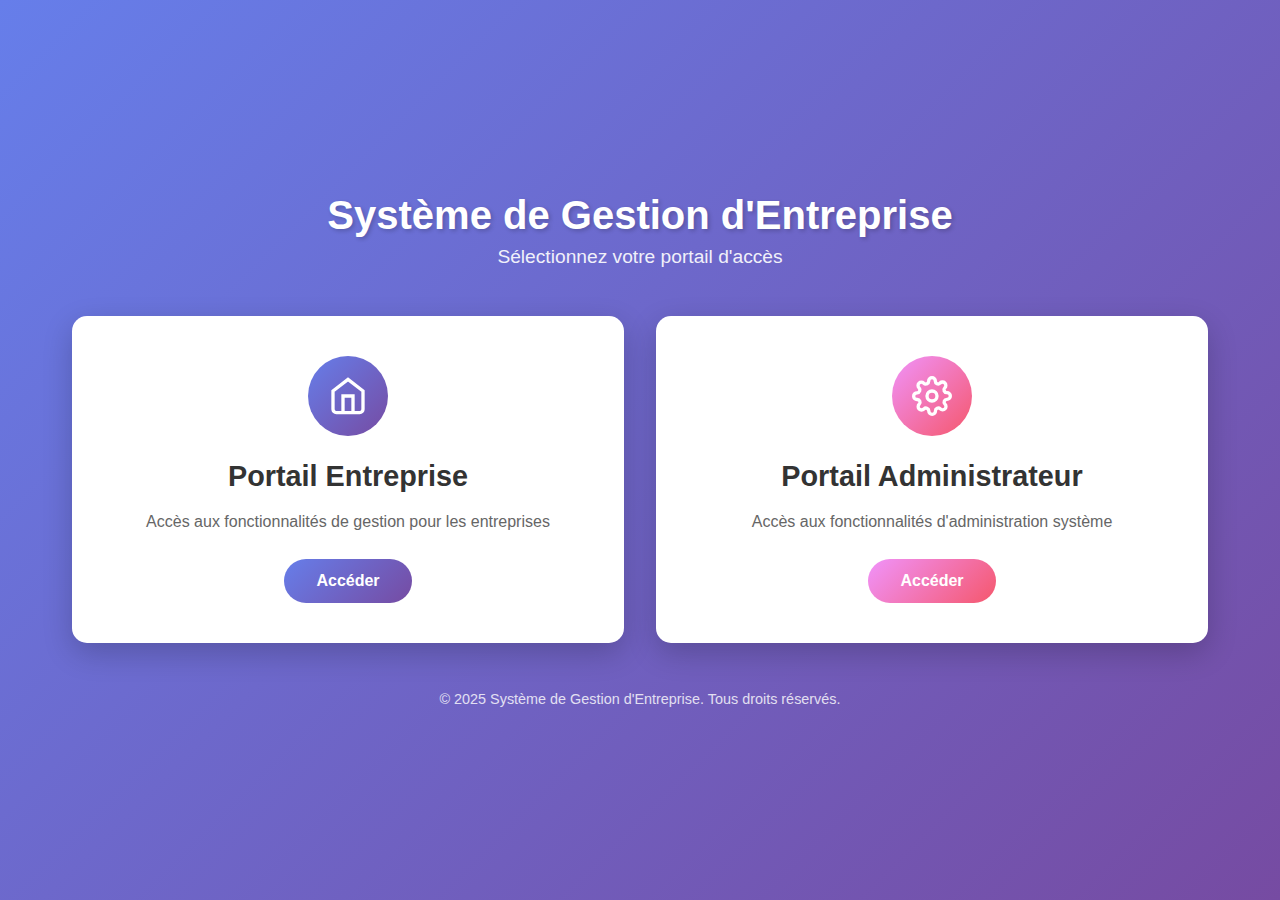
<file: index.html>
<!DOCTYPE html>
<html lang="fr">
<head>
    <meta charset="UTF-8">
    <meta name="viewport" content="width=device-width, initial-scale=1.0">
    <title>Système de Gestion - Accueil</title>
    <link rel="stylesheet" href="css/style.css">
</head>
<body>
    <div class="container">
        <header>
            <h1>Système de Gestion d'Entreprise</h1>
            <p>Sélectionnez votre portail d'accès</p>
        </header>
        
        <main class="portal-selection">
            <div class="portal-card" onclick="window.location.href='entreprise/index.html'">
                <div class="portal-icon">
                    <svg xmlns="http://www.w3.org/2000/svg" viewBox="0 0 24 24" fill="none" stroke="currentColor" stroke-width="2">
                        <path d="M3 9l9-7 9 7v11a2 2 0 0 1-2 2H5a2 2 0 0 1-2-2z"></path>
                        <polyline points="9 22 9 12 15 12 15 22"></polyline>
                    </svg>
                </div>
                <h2>Portail Entreprise</h2>
                <p>Accès aux fonctionnalités de gestion pour les entreprises</p>
                <button class="portal-btn">Accéder</button>
            </div>
            
            <div class="portal-card" onclick="window.location.href='admin/index.html'">
                <div class="portal-icon admin">
                    <svg xmlns="http://www.w3.org/2000/svg" viewBox="0 0 24 24" fill="none" stroke="currentColor" stroke-width="2">
                        <path d="M12 15a3 3 0 1 0 0-6 3 3 0 0 0 0 6z"></path>
                        <path d="M19.4 15a1.65 1.65 0 0 0 .33 1.82l.06.06a2 2 0 0 1 0 2.83 2 2 0 0 1-2.83 0l-.06-.06a1.65 1.65 0 0 0-1.82-.33 1.65 1.65 0 0 0-1 1.51V21a2 2 0 0 1-2 2 2 2 0 0 1-2-2v-.09A1.65 1.65 0 0 0 9 19.4a1.65 1.65 0 0 0-1.82.33l-.06.06a2 2 0 0 1-2.83 0 2 2 0 0 1 0-2.83l.06-.06a1.65 1.65 0 0 0 .33-1.82 1.65 1.65 0 0 0-1.51-1H3a2 2 0 0 1-2-2 2 2 0 0 1 2-2h.09A1.65 1.65 0 0 0 4.6 9a1.65 1.65 0 0 0-.33-1.82l-.06-.06a2 2 0 0 1 0-2.83 2 2 0 0 1 2.83 0l.06.06a1.65 1.65 0 0 0 1.82.33H9a1.65 1.65 0 0 0 1-1.51V3a2 2 0 0 1 2-2 2 2 0 0 1 2 2v.09a1.65 1.65 0 0 0 1 1.51 1.65 1.65 0 0 0 1.82-.33l.06-.06a2 2 0 0 1 2.83 0 2 2 0 0 1 0 2.83l-.06.06a1.65 1.65 0 0 0-.33 1.82V9a1.65 1.65 0 0 0 1.51 1H21a2 2 0 0 1 2 2 2 2 0 0 1-2 2h-.09a1.65 1.65 0 0 0-1.51 1z"></path>
                    </svg>
                </div>
                <h2>Portail Administrateur</h2>
                <p>Accès aux fonctionnalités d'administration système</p>
                <button class="portal-btn admin-btn">Accéder</button>
            </div>
        </main>
        
        <footer>
            <p>&copy; 2025 Système de Gestion d'Entreprise. Tous droits réservés.</p>
        </footer>
    </div>
</body>
</html>
</file>
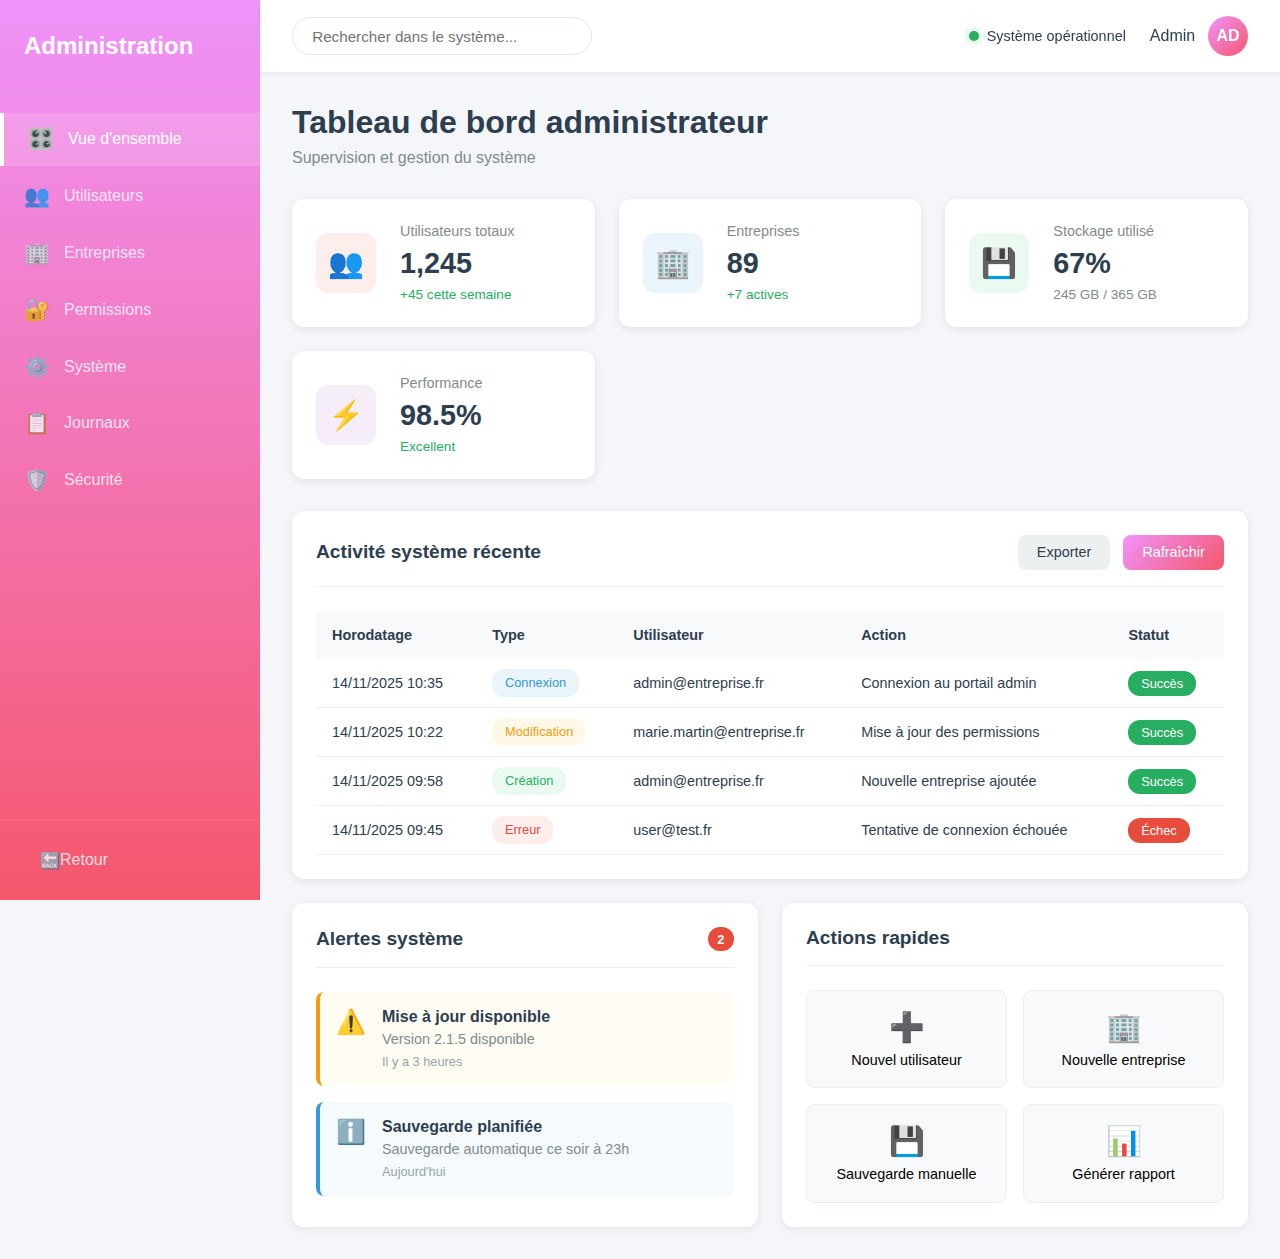
<file: admin/index.html>
<!DOCTYPE html>
<html lang="fr">
<head>
    <meta charset="UTF-8">
    <meta name="viewport" content="width=device-width, initial-scale=1.0">
    <title>Portail Administrateur</title>
    <link rel="stylesheet" href="../css/admin.css">
</head>
<body>
    <div class="wrapper">
        <!-- Sidebar Navigation -->
        <nav class="sidebar">
            <div class="sidebar-header">
                <h2>Administration</h2>
            </div>
            <ul class="nav-menu">
                <li class="nav-item active">
                    <a href="#dashboard" class="nav-link">
                        <span class="icon">🎛️</span>
                        <span>Vue d'ensemble</span>
                    </a>
                </li>
                <li class="nav-item">
                    <a href="#users" class="nav-link">
                        <span class="icon">👥</span>
                        <span>Utilisateurs</span>
                    </a>
                </li>
                <li class="nav-item">
                    <a href="#companies" class="nav-link">
                        <span class="icon">🏢</span>
                        <span>Entreprises</span>
                    </a>
                </li>
                <li class="nav-item">
                    <a href="#permissions" class="nav-link">
                        <span class="icon">🔐</span>
                        <span>Permissions</span>
                    </a>
                </li>
                <li class="nav-item">
                    <a href="#system" class="nav-link">
                        <span class="icon">⚙️</span>
                        <span>Système</span>
                    </a>
                </li>
                <li class="nav-item">
                    <a href="#logs" class="nav-link">
                        <span class="icon">📋</span>
                        <span>Journaux</span>
                    </a>
                </li>
                <li class="nav-item">
                    <a href="#security" class="nav-link">
                        <span class="icon">🛡️</span>
                        <span>Sécurité</span>
                    </a>
                </li>
            </ul>
            <div class="sidebar-footer">
                <a href="../index.html" class="logout-btn">
                    <span class="icon">🔙</span>
                    <span>Retour</span>
                </a>
            </div>
        </nav>

        <!-- Main Content -->
        <div class="main-content">
            <header class="top-bar">
                <div class="search-bar">
                    <input type="text" placeholder="Rechercher dans le système...">
                </div>
                <div class="user-info">
                    <div class="system-status">
                        <span class="status-indicator online"></span>
                        <span>Système opérationnel</span>
                    </div>
                    <div class="user-profile">
                        <span class="username">Admin</span>
                        <div class="avatar admin">AD</div>
                    </div>
                </div>
            </header>

            <main class="content">
                <div class="page-header">
                    <h1>Tableau de bord administrateur</h1>
                    <p>Supervision et gestion du système</p>
                </div>

                <!-- System Stats -->
                <div class="stats-grid">
                    <div class="stat-card">
                        <div class="stat-icon red">👥</div>
                        <div class="stat-info">
                            <h3>Utilisateurs totaux</h3>
                            <p class="stat-number">1,245</p>
                            <span class="stat-change positive">+45 cette semaine</span>
                        </div>
                    </div>
                    <div class="stat-card">
                        <div class="stat-icon blue">🏢</div>
                        <div class="stat-info">
                            <h3>Entreprises</h3>
                            <p class="stat-number">89</p>
                            <span class="stat-change positive">+7 actives</span>
                        </div>
                    </div>
                    <div class="stat-card">
                        <div class="stat-icon green">💾</div>
                        <div class="stat-info">
                            <h3>Stockage utilisé</h3>
                            <p class="stat-number">67%</p>
                            <span class="stat-change neutral">245 GB / 365 GB</span>
                        </div>
                    </div>
                    <div class="stat-card">
                        <div class="stat-icon purple">⚡</div>
                        <div class="stat-info">
                            <h3>Performance</h3>
                            <p class="stat-number">98.5%</p>
                            <span class="stat-change positive">Excellent</span>
                        </div>
                    </div>
                </div>

                <!-- Admin Sections -->
                <div class="dashboard-sections">
                    <div class="section-card full-width">
                        <div class="section-header">
                            <h2>Activité système récente</h2>
                            <div class="header-actions">
                                <button class="btn-secondary">Exporter</button>
                                <button class="btn-primary">Rafraîchir</button>
                            </div>
                        </div>
                        <div class="table-container">
                            <table class="admin-table">
                                <thead>
                                    <tr>
                                        <th>Horodatage</th>
                                        <th>Type</th>
                                        <th>Utilisateur</th>
                                        <th>Action</th>
                                        <th>Statut</th>
                                    </tr>
                                </thead>
                                <tbody>
                                    <tr>
                                        <td>14/11/2025 10:35</td>
                                        <td><span class="badge badge-info">Connexion</span></td>
                                        <td>admin@entreprise.fr</td>
                                        <td>Connexion au portail admin</td>
                                        <td><span class="status-badge success">Succès</span></td>
                                    </tr>
                                    <tr>
                                        <td>14/11/2025 10:22</td>
                                        <td><span class="badge badge-warning">Modification</span></td>
                                        <td>marie.martin@entreprise.fr</td>
                                        <td>Mise à jour des permissions</td>
                                        <td><span class="status-badge success">Succès</span></td>
                                    </tr>
                                    <tr>
                                        <td>14/11/2025 09:58</td>
                                        <td><span class="badge badge-success">Création</span></td>
                                        <td>admin@entreprise.fr</td>
                                        <td>Nouvelle entreprise ajoutée</td>
                                        <td><span class="status-badge success">Succès</span></td>
                                    </tr>
                                    <tr>
                                        <td>14/11/2025 09:45</td>
                                        <td><span class="badge badge-error">Erreur</span></td>
                                        <td>user@test.fr</td>
                                        <td>Tentative de connexion échouée</td>
                                        <td><span class="status-badge error">Échec</span></td>
                                    </tr>
                                </tbody>
                            </table>
                        </div>
                    </div>

                    <div class="section-card">
                        <div class="section-header">
                            <h2>Alertes système</h2>
                            <span class="alert-count">2</span>
                        </div>
                        <div class="alerts-list">
                            <div class="alert-item warning">
                                <div class="alert-icon">⚠️</div>
                                <div class="alert-content">
                                    <h4>Mise à jour disponible</h4>
                                    <p>Version 2.1.5 disponible</p>
                                    <span class="alert-time">Il y a 3 heures</span>
                                </div>
                            </div>
                            <div class="alert-item info">
                                <div class="alert-icon">ℹ️</div>
                                <div class="alert-content">
                                    <h4>Sauvegarde planifiée</h4>
                                    <p>Sauvegarde automatique ce soir à 23h</p>
                                    <span class="alert-time">Aujourd'hui</span>
                                </div>
                            </div>
                        </div>
                    </div>

                    <div class="section-card">
                        <div class="section-header">
                            <h2>Actions rapides</h2>
                        </div>
                        <div class="quick-actions">
                            <button class="action-btn">
                                <span class="icon">➕</span>
                                <span>Nouvel utilisateur</span>
                            </button>
                            <button class="action-btn">
                                <span class="icon">🏢</span>
                                <span>Nouvelle entreprise</span>
                            </button>
                            <button class="action-btn">
                                <span class="icon">💾</span>
                                <span>Sauvegarde manuelle</span>
                            </button>
                            <button class="action-btn">
                                <span class="icon">📊</span>
                                <span>Générer rapport</span>
                            </button>
                        </div>
                    </div>
                </div>
            </main>
        </div>
    </div>

    <script src="../js/admin.js"></script>
</body>
</html>
</file>
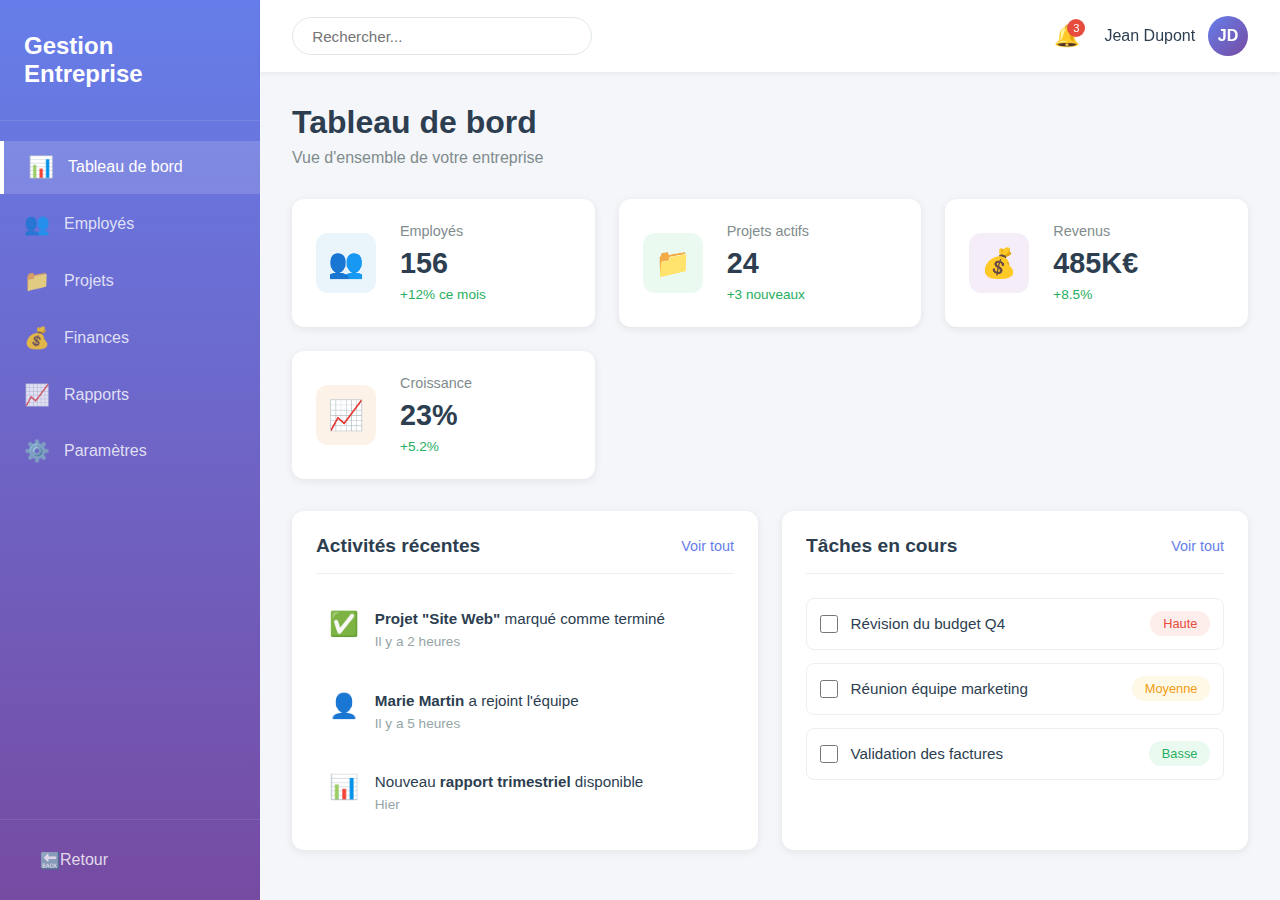
<file: entreprise/index.html>
<!DOCTYPE html>
<html lang="fr">
<head>
    <meta charset="UTF-8">
    <meta name="viewport" content="width=device-width, initial-scale=1.0">
    <title>Portail Entreprise</title>
    <link rel="stylesheet" href="../css/entreprise.css">
</head>
<body>
    <div class="wrapper">
        <!-- Sidebar Navigation -->
        <nav class="sidebar">
            <div class="sidebar-header">
                <h2>Gestion Entreprise</h2>
            </div>
            <ul class="nav-menu">
                <li class="nav-item active">
                    <a href="#dashboard" class="nav-link">
                        <span class="icon">📊</span>
                        <span>Tableau de bord</span>
                    </a>
                </li>
                <li class="nav-item">
                    <a href="#employees" class="nav-link">
                        <span class="icon">👥</span>
                        <span>Employés</span>
                    </a>
                </li>
                <li class="nav-item">
                    <a href="#projects" class="nav-link">
                        <span class="icon">📁</span>
                        <span>Projets</span>
                    </a>
                </li>
                <li class="nav-item">
                    <a href="#finance" class="nav-link">
                        <span class="icon">💰</span>
                        <span>Finances</span>
                    </a>
                </li>
                <li class="nav-item">
                    <a href="#reports" class="nav-link">
                        <span class="icon">📈</span>
                        <span>Rapports</span>
                    </a>
                </li>
                <li class="nav-item">
                    <a href="#settings" class="nav-link">
                        <span class="icon">⚙️</span>
                        <span>Paramètres</span>
                    </a>
                </li>
            </ul>
            <div class="sidebar-footer">
                <a href="../index.html" class="logout-btn">
                    <span class="icon">🔙</span>
                    <span>Retour</span>
                </a>
            </div>
        </nav>

        <!-- Main Content -->
        <div class="main-content">
            <header class="top-bar">
                <div class="search-bar">
                    <input type="text" placeholder="Rechercher...">
                </div>
                <div class="user-info">
                    <div class="notifications">
                        <span class="icon">🔔</span>
                        <span class="badge">3</span>
                    </div>
                    <div class="user-profile">
                        <span class="username">Jean Dupont</span>
                        <div class="avatar">JD</div>
                    </div>
                </div>
            </header>

            <main class="content">
                <div class="page-header">
                    <h1>Tableau de bord</h1>
                    <p>Vue d'ensemble de votre entreprise</p>
                </div>

                <!-- Statistics Cards -->
                <div class="stats-grid">
                    <div class="stat-card">
                        <div class="stat-icon blue">👥</div>
                        <div class="stat-info">
                            <h3>Employés</h3>
                            <p class="stat-number">156</p>
                            <span class="stat-change positive">+12% ce mois</span>
                        </div>
                    </div>
                    <div class="stat-card">
                        <div class="stat-icon green">📁</div>
                        <div class="stat-info">
                            <h3>Projets actifs</h3>
                            <p class="stat-number">24</p>
                            <span class="stat-change positive">+3 nouveaux</span>
                        </div>
                    </div>
                    <div class="stat-card">
                        <div class="stat-icon purple">💰</div>
                        <div class="stat-info">
                            <h3>Revenus</h3>
                            <p class="stat-number">485K€</p>
                            <span class="stat-change positive">+8.5%</span>
                        </div>
                    </div>
                    <div class="stat-card">
                        <div class="stat-icon orange">📈</div>
                        <div class="stat-info">
                            <h3>Croissance</h3>
                            <p class="stat-number">23%</p>
                            <span class="stat-change positive">+5.2%</span>
                        </div>
                    </div>
                </div>

                <!-- Recent Activity -->
                <div class="dashboard-sections">
                    <div class="section-card">
                        <div class="section-header">
                            <h2>Activités récentes</h2>
                            <a href="#" class="view-all">Voir tout</a>
                        </div>
                        <div class="activity-list">
                            <div class="activity-item">
                                <div class="activity-icon">✅</div>
                                <div class="activity-content">
                                    <p><strong>Projet "Site Web"</strong> marqué comme terminé</p>
                                    <span class="activity-time">Il y a 2 heures</span>
                                </div>
                            </div>
                            <div class="activity-item">
                                <div class="activity-icon">👤</div>
                                <div class="activity-content">
                                    <p><strong>Marie Martin</strong> a rejoint l'équipe</p>
                                    <span class="activity-time">Il y a 5 heures</span>
                                </div>
                            </div>
                            <div class="activity-item">
                                <div class="activity-icon">📊</div>
                                <div class="activity-content">
                                    <p>Nouveau <strong>rapport trimestriel</strong> disponible</p>
                                    <span class="activity-time">Hier</span>
                                </div>
                            </div>
                        </div>
                    </div>

                    <div class="section-card">
                        <div class="section-header">
                            <h2>Tâches en cours</h2>
                            <a href="#" class="view-all">Voir tout</a>
                        </div>
                        <div class="task-list">
                            <div class="task-item">
                                <input type="checkbox" id="task1">
                                <label for="task1">Révision du budget Q4</label>
                                <span class="task-priority high">Haute</span>
                            </div>
                            <div class="task-item">
                                <input type="checkbox" id="task2">
                                <label for="task2">Réunion équipe marketing</label>
                                <span class="task-priority medium">Moyenne</span>
                            </div>
                            <div class="task-item">
                                <input type="checkbox" id="task3">
                                <label for="task3">Validation des factures</label>
                                <span class="task-priority low">Basse</span>
                            </div>
                        </div>
                    </div>
                </div>
            </main>
        </div>
    </div>

    <script src="../js/entreprise.js"></script>
</body>
</html>
</file>
<file: css/style.css>
* {
    margin: 0;
    padding: 0;
    box-sizing: border-box;
}

body {
    font-family: 'Segoe UI', Tahoma, Geneva, Verdana, sans-serif;
    background: linear-gradient(135deg, #667eea 0%, #764ba2 100%);
    min-height: 100vh;
    display: flex;
    align-items: center;
    justify-content: center;
    color: #333;
}

.container {
    width: 100%;
    max-width: 1200px;
    padding: 2rem;
}

header {
    text-align: center;
    color: white;
    margin-bottom: 3rem;
}

header h1 {
    font-size: 2.5rem;
    margin-bottom: 0.5rem;
    text-shadow: 2px 2px 4px rgba(0, 0, 0, 0.2);
}

header p {
    font-size: 1.2rem;
    opacity: 0.9;
}

.portal-selection {
    display: grid;
    grid-template-columns: repeat(auto-fit, minmax(300px, 1fr));
    gap: 2rem;
    margin-bottom: 3rem;
}

.portal-card {
    background: white;
    border-radius: 15px;
    padding: 2.5rem;
    text-align: center;
    box-shadow: 0 10px 30px rgba(0, 0, 0, 0.2);
    transition: transform 0.3s ease, box-shadow 0.3s ease;
    cursor: pointer;
}

.portal-card:hover {
    transform: translateY(-10px);
    box-shadow: 0 15px 40px rgba(0, 0, 0, 0.3);
}

.portal-icon {
    width: 80px;
    height: 80px;
    margin: 0 auto 1.5rem;
    background: linear-gradient(135deg, #667eea 0%, #764ba2 100%);
    border-radius: 50%;
    display: flex;
    align-items: center;
    justify-content: center;
    color: white;
}

.portal-icon.admin {
    background: linear-gradient(135deg, #f093fb 0%, #f5576c 100%);
}

.portal-icon svg {
    width: 40px;
    height: 40px;
}

.portal-card h2 {
    font-size: 1.8rem;
    margin-bottom: 1rem;
    color: #333;
}

.portal-card p {
    color: #666;
    margin-bottom: 1.5rem;
    line-height: 1.6;
}

.portal-btn {
    background: linear-gradient(135deg, #667eea 0%, #764ba2 100%);
    color: white;
    border: none;
    padding: 0.8rem 2rem;
    font-size: 1rem;
    border-radius: 25px;
    cursor: pointer;
    transition: opacity 0.3s ease;
    font-weight: 600;
}

.portal-btn:hover {
    opacity: 0.9;
}

.portal-btn.admin-btn {
    background: linear-gradient(135deg, #f093fb 0%, #f5576c 100%);
}

footer {
    text-align: center;
    color: white;
    opacity: 0.8;
}

footer p {
    font-size: 0.9rem;
}

@media (max-width: 768px) {
    header h1 {
        font-size: 2rem;
    }
    
    header p {
        font-size: 1rem;
    }
    
    .portal-selection {
        grid-template-columns: 1fr;
    }
}
</file>
<file: css/admin.css>
* {
    margin: 0;
    padding: 0;
    box-sizing: border-box;
}

body {
    font-family: 'Segoe UI', Tahoma, Geneva, Verdana, sans-serif;
    background-color: #f5f6fa;
    color: #2c3e50;
}

.wrapper {
    display: flex;
    min-height: 100vh;
}

/* Sidebar Styles */
.sidebar {
    width: 260px;
    background: linear-gradient(180deg, #f093fb 0%, #f5576c 100%);
    color: white;
    display: flex;
    flex-direction: column;
    position: fixed;
    height: 100vh;
    overflow-y: auto;
}

.sidebar-header {
    padding: 2rem 1.5rem;
    border-bottom: 1px solid rgba(255, 255, 255, 0.1);
}

.sidebar-header h2 {
    font-size: 1.5rem;
    font-weight: 600;
}

.nav-menu {
    list-style: none;
    padding: 1rem 0;
    flex: 1;
}

.nav-item {
    margin: 0.25rem 0;
}

.nav-link {
    display: flex;
    align-items: center;
    padding: 0.9rem 1.5rem;
    color: rgba(255, 255, 255, 0.8);
    text-decoration: none;
    transition: all 0.3s ease;
}

.nav-link:hover {
    background-color: rgba(255, 255, 255, 0.1);
    color: white;
}

.nav-item.active .nav-link {
    background-color: rgba(255, 255, 255, 0.15);
    color: white;
    border-left: 4px solid white;
}

.nav-link .icon {
    font-size: 1.3rem;
    margin-right: 1rem;
    width: 24px;
}

.sidebar-footer {
    padding: 1rem;
    border-top: 1px solid rgba(255, 255, 255, 0.1);
}

.logout-btn {
    display: flex;
    align-items: center;
    padding: 0.9rem 1.5rem;
    color: rgba(255, 255, 255, 0.8);
    text-decoration: none;
    transition: all 0.3s ease;
    border-radius: 8px;
}

.logout-btn:hover {
    background-color: rgba(255, 255, 255, 0.1);
    color: white;
}

/* Main Content */
.main-content {
    margin-left: 260px;
    flex: 1;
    display: flex;
    flex-direction: column;
    width: calc(100% - 260px);
}

.top-bar {
    background: white;
    padding: 1rem 2rem;
    display: flex;
    justify-content: space-between;
    align-items: center;
    box-shadow: 0 2px 4px rgba(0, 0, 0, 0.05);
    position: sticky;
    top: 0;
    z-index: 10;
}

.search-bar input {
    padding: 0.6rem 1.2rem;
    border: 1px solid #e1e8ed;
    border-radius: 20px;
    width: 300px;
    font-size: 0.95rem;
}

.search-bar input:focus {
    outline: none;
    border-color: #f5576c;
}

.user-info {
    display: flex;
    align-items: center;
    gap: 1.5rem;
}

.system-status {
    display: flex;
    align-items: center;
    gap: 0.5rem;
    font-size: 0.9rem;
}

.status-indicator {
    width: 10px;
    height: 10px;
    border-radius: 50%;
    background-color: #27ae60;
}

.status-indicator.online {
    background-color: #27ae60;
    box-shadow: 0 0 8px rgba(39, 174, 96, 0.5);
}

.user-profile {
    display: flex;
    align-items: center;
    gap: 0.8rem;
    cursor: pointer;
}

.username {
    font-weight: 500;
}

.avatar {
    width: 40px;
    height: 40px;
    background: linear-gradient(135deg, #f093fb 0%, #f5576c 100%);
    border-radius: 50%;
    display: flex;
    align-items: center;
    justify-content: center;
    color: white;
    font-weight: 600;
}

/* Content Area */
.content {
    padding: 2rem;
    flex: 1;
}

.page-header {
    margin-bottom: 2rem;
}

.page-header h1 {
    font-size: 2rem;
    color: #2c3e50;
    margin-bottom: 0.5rem;
}

.page-header p {
    color: #7f8c8d;
    font-size: 1rem;
}

/* Stats Grid */
.stats-grid {
    display: grid;
    grid-template-columns: repeat(auto-fit, minmax(250px, 1fr));
    gap: 1.5rem;
    margin-bottom: 2rem;
}

.stat-card {
    background: white;
    padding: 1.5rem;
    border-radius: 12px;
    box-shadow: 0 2px 8px rgba(0, 0, 0, 0.08);
    display: flex;
    align-items: center;
    gap: 1.5rem;
    transition: transform 0.2s ease, box-shadow 0.2s ease;
}

.stat-card:hover {
    transform: translateY(-4px);
    box-shadow: 0 4px 12px rgba(0, 0, 0, 0.12);
}

.stat-icon {
    width: 60px;
    height: 60px;
    border-radius: 12px;
    display: flex;
    align-items: center;
    justify-content: center;
    font-size: 1.8rem;
}

.stat-icon.red {
    background: rgba(231, 76, 60, 0.1);
}

.stat-icon.blue {
    background: rgba(52, 152, 219, 0.1);
}

.stat-icon.green {
    background: rgba(46, 204, 113, 0.1);
}

.stat-icon.purple {
    background: rgba(155, 89, 182, 0.1);
}

.stat-info h3 {
    font-size: 0.9rem;
    color: #7f8c8d;
    font-weight: 500;
    margin-bottom: 0.5rem;
}

.stat-number {
    font-size: 1.8rem;
    font-weight: 700;
    color: #2c3e50;
    margin-bottom: 0.3rem;
}

.stat-change {
    font-size: 0.85rem;
}

.stat-change.positive {
    color: #27ae60;
}

.stat-change.neutral {
    color: #7f8c8d;
}

/* Dashboard Sections */
.dashboard-sections {
    display: grid;
    grid-template-columns: repeat(auto-fit, minmax(400px, 1fr));
    gap: 1.5rem;
}

.section-card {
    background: white;
    border-radius: 12px;
    box-shadow: 0 2px 8px rgba(0, 0, 0, 0.08);
    padding: 1.5rem;
}

.section-card.full-width {
    grid-column: 1 / -1;
}

.section-header {
    display: flex;
    justify-content: space-between;
    align-items: center;
    margin-bottom: 1.5rem;
    padding-bottom: 1rem;
    border-bottom: 1px solid #ecf0f1;
}

.section-header h2 {
    font-size: 1.2rem;
    color: #2c3e50;
}

.header-actions {
    display: flex;
    gap: 0.8rem;
}

.btn-primary,
.btn-secondary {
    padding: 0.6rem 1.2rem;
    border: none;
    border-radius: 8px;
    font-size: 0.9rem;
    cursor: pointer;
    transition: all 0.2s ease;
}

.btn-primary {
    background: linear-gradient(135deg, #f093fb 0%, #f5576c 100%);
    color: white;
}

.btn-primary:hover {
    opacity: 0.9;
    transform: translateY(-2px);
}

.btn-secondary {
    background: #ecf0f1;
    color: #2c3e50;
}

.btn-secondary:hover {
    background: #d5dbdb;
}

/* Table Styles */
.table-container {
    overflow-x: auto;
}

.admin-table {
    width: 100%;
    border-collapse: collapse;
}

.admin-table thead {
    background-color: #f8f9fa;
}

.admin-table th {
    text-align: left;
    padding: 1rem;
    font-weight: 600;
    color: #2c3e50;
    font-size: 0.9rem;
}

.admin-table td {
    padding: 1rem;
    border-bottom: 1px solid #ecf0f1;
    font-size: 0.9rem;
}

.admin-table tbody tr:hover {
    background-color: #f8f9fa;
}

.badge {
    padding: 0.4rem 0.8rem;
    border-radius: 12px;
    font-size: 0.8rem;
    font-weight: 500;
}

.badge-info {
    background-color: rgba(52, 152, 219, 0.1);
    color: #3498db;
}

.badge-warning {
    background-color: rgba(241, 196, 15, 0.1);
    color: #f39c12;
}

.badge-success {
    background-color: rgba(46, 204, 113, 0.1);
    color: #27ae60;
}

.badge-error {
    background-color: rgba(231, 76, 60, 0.1);
    color: #e74c3c;
}

.status-badge {
    padding: 0.3rem 0.8rem;
    border-radius: 12px;
    font-size: 0.8rem;
    font-weight: 500;
}

.status-badge.success {
    background-color: #27ae60;
    color: white;
}

.status-badge.error {
    background-color: #e74c3c;
    color: white;
}

/* Alerts */
.alert-count {
    background-color: #e74c3c;
    color: white;
    padding: 0.3rem 0.6rem;
    border-radius: 12px;
    font-size: 0.8rem;
    font-weight: 600;
}

.alerts-list {
    display: flex;
    flex-direction: column;
    gap: 1rem;
}

.alert-item {
    display: flex;
    gap: 1rem;
    padding: 1rem;
    border-radius: 8px;
    border-left: 4px solid;
}

.alert-item.warning {
    background-color: rgba(241, 196, 15, 0.05);
    border-color: #f39c12;
}

.alert-item.info {
    background-color: rgba(52, 152, 219, 0.05);
    border-color: #3498db;
}

.alert-icon {
    font-size: 1.5rem;
}

.alert-content h4 {
    margin-bottom: 0.3rem;
    color: #2c3e50;
}

.alert-content p {
    font-size: 0.9rem;
    color: #7f8c8d;
    margin-bottom: 0.3rem;
}

.alert-time {
    font-size: 0.8rem;
    color: #95a5a6;
}

/* Quick Actions */
.quick-actions {
    display: grid;
    grid-template-columns: repeat(auto-fit, minmax(150px, 1fr));
    gap: 1rem;
}

.action-btn {
    display: flex;
    flex-direction: column;
    align-items: center;
    gap: 0.5rem;
    padding: 1.2rem;
    background: #f8f9fa;
    border: 1px solid #ecf0f1;
    border-radius: 8px;
    cursor: pointer;
    transition: all 0.2s ease;
    font-size: 0.9rem;
}

.action-btn:hover {
    background: linear-gradient(135deg, #f093fb 0%, #f5576c 100%);
    color: white;
    border-color: transparent;
    transform: translateY(-4px);
    box-shadow: 0 4px 12px rgba(245, 87, 108, 0.3);
}

.action-btn .icon {
    font-size: 1.8rem;
}

/* Responsive Design */
@media (max-width: 768px) {
    .sidebar {
        width: 70px;
    }
    
    .sidebar-header h2,
    .nav-link span:not(.icon),
    .logout-btn span:not(.icon) {
        display: none;
    }
    
    .main-content {
        margin-left: 70px;
        width: calc(100% - 70px);
    }
    
    .nav-item.active .nav-link {
        border-left: none;
        border-bottom: 4px solid white;
    }
    
    .stats-grid,
    .dashboard-sections {
        grid-template-columns: 1fr;
    }
    
    .search-bar input {
        width: 150px;
    }
    
    .username,
    .system-status span:not(.status-indicator) {
        display: none;
    }
    
    .header-actions {
        flex-direction: column;
    }
}
</file>
<file: css/entreprise.css>
* {
    margin: 0;
    padding: 0;
    box-sizing: border-box;
}

body {
    font-family: 'Segoe UI', Tahoma, Geneva, Verdana, sans-serif;
    background-color: #f5f6fa;
    color: #2c3e50;
}

.wrapper {
    display: flex;
    min-height: 100vh;
}

/* Sidebar Styles */
.sidebar {
    width: 260px;
    background: linear-gradient(180deg, #667eea 0%, #764ba2 100%);
    color: white;
    display: flex;
    flex-direction: column;
    position: fixed;
    height: 100vh;
    overflow-y: auto;
}

.sidebar-header {
    padding: 2rem 1.5rem;
    border-bottom: 1px solid rgba(255, 255, 255, 0.1);
}

.sidebar-header h2 {
    font-size: 1.5rem;
    font-weight: 600;
}

.nav-menu {
    list-style: none;
    padding: 1rem 0;
    flex: 1;
}

.nav-item {
    margin: 0.25rem 0;
}

.nav-link {
    display: flex;
    align-items: center;
    padding: 0.9rem 1.5rem;
    color: rgba(255, 255, 255, 0.8);
    text-decoration: none;
    transition: all 0.3s ease;
}

.nav-link:hover {
    background-color: rgba(255, 255, 255, 0.1);
    color: white;
}

.nav-item.active .nav-link {
    background-color: rgba(255, 255, 255, 0.15);
    color: white;
    border-left: 4px solid white;
}

.nav-link .icon {
    font-size: 1.3rem;
    margin-right: 1rem;
    width: 24px;
}

.sidebar-footer {
    padding: 1rem;
    border-top: 1px solid rgba(255, 255, 255, 0.1);
}

.logout-btn {
    display: flex;
    align-items: center;
    padding: 0.9rem 1.5rem;
    color: rgba(255, 255, 255, 0.8);
    text-decoration: none;
    transition: all 0.3s ease;
    border-radius: 8px;
}

.logout-btn:hover {
    background-color: rgba(255, 255, 255, 0.1);
    color: white;
}

/* Main Content */
.main-content {
    margin-left: 260px;
    flex: 1;
    display: flex;
    flex-direction: column;
    width: calc(100% - 260px);
}

.top-bar {
    background: white;
    padding: 1rem 2rem;
    display: flex;
    justify-content: space-between;
    align-items: center;
    box-shadow: 0 2px 4px rgba(0, 0, 0, 0.05);
    position: sticky;
    top: 0;
    z-index: 10;
}

.search-bar input {
    padding: 0.6rem 1.2rem;
    border: 1px solid #e1e8ed;
    border-radius: 20px;
    width: 300px;
    font-size: 0.95rem;
}

.search-bar input:focus {
    outline: none;
    border-color: #667eea;
}

.user-info {
    display: flex;
    align-items: center;
    gap: 1.5rem;
}

.notifications {
    position: relative;
    cursor: pointer;
    font-size: 1.3rem;
}

.badge {
    position: absolute;
    top: -5px;
    right: -5px;
    background: #e74c3c;
    color: white;
    border-radius: 50%;
    width: 18px;
    height: 18px;
    font-size: 0.7rem;
    display: flex;
    align-items: center;
    justify-content: center;
}

.user-profile {
    display: flex;
    align-items: center;
    gap: 0.8rem;
    cursor: pointer;
}

.username {
    font-weight: 500;
}

.avatar {
    width: 40px;
    height: 40px;
    background: linear-gradient(135deg, #667eea 0%, #764ba2 100%);
    border-radius: 50%;
    display: flex;
    align-items: center;
    justify-content: center;
    color: white;
    font-weight: 600;
}

/* Content Area */
.content {
    padding: 2rem;
    flex: 1;
}

.page-header {
    margin-bottom: 2rem;
}

.page-header h1 {
    font-size: 2rem;
    color: #2c3e50;
    margin-bottom: 0.5rem;
}

.page-header p {
    color: #7f8c8d;
    font-size: 1rem;
}

/* Stats Grid */
.stats-grid {
    display: grid;
    grid-template-columns: repeat(auto-fit, minmax(250px, 1fr));
    gap: 1.5rem;
    margin-bottom: 2rem;
}

.stat-card {
    background: white;
    padding: 1.5rem;
    border-radius: 12px;
    box-shadow: 0 2px 8px rgba(0, 0, 0, 0.08);
    display: flex;
    align-items: center;
    gap: 1.5rem;
    transition: transform 0.2s ease, box-shadow 0.2s ease;
}

.stat-card:hover {
    transform: translateY(-4px);
    box-shadow: 0 4px 12px rgba(0, 0, 0, 0.12);
}

.stat-icon {
    width: 60px;
    height: 60px;
    border-radius: 12px;
    display: flex;
    align-items: center;
    justify-content: center;
    font-size: 1.8rem;
}

.stat-icon.blue {
    background: rgba(52, 152, 219, 0.1);
}

.stat-icon.green {
    background: rgba(46, 204, 113, 0.1);
}

.stat-icon.purple {
    background: rgba(155, 89, 182, 0.1);
}

.stat-icon.orange {
    background: rgba(230, 126, 34, 0.1);
}

.stat-info h3 {
    font-size: 0.9rem;
    color: #7f8c8d;
    font-weight: 500;
    margin-bottom: 0.5rem;
}

.stat-number {
    font-size: 1.8rem;
    font-weight: 700;
    color: #2c3e50;
    margin-bottom: 0.3rem;
}

.stat-change {
    font-size: 0.85rem;
}

.stat-change.positive {
    color: #27ae60;
}

.stat-change.negative {
    color: #e74c3c;
}

/* Dashboard Sections */
.dashboard-sections {
    display: grid;
    grid-template-columns: repeat(auto-fit, minmax(400px, 1fr));
    gap: 1.5rem;
}

.section-card {
    background: white;
    border-radius: 12px;
    box-shadow: 0 2px 8px rgba(0, 0, 0, 0.08);
    padding: 1.5rem;
}

.section-header {
    display: flex;
    justify-content: space-between;
    align-items: center;
    margin-bottom: 1.5rem;
    padding-bottom: 1rem;
    border-bottom: 1px solid #ecf0f1;
}

.section-header h2 {
    font-size: 1.2rem;
    color: #2c3e50;
}

.view-all {
    color: #667eea;
    text-decoration: none;
    font-size: 0.9rem;
    font-weight: 500;
}

.view-all:hover {
    text-decoration: underline;
}

/* Activity List */
.activity-list {
    display: flex;
    flex-direction: column;
    gap: 1rem;
}

.activity-item {
    display: flex;
    align-items: flex-start;
    gap: 1rem;
    padding: 0.8rem;
    border-radius: 8px;
    transition: background-color 0.2s ease;
}

.activity-item:hover {
    background-color: #f8f9fa;
}

.activity-icon {
    font-size: 1.5rem;
    flex-shrink: 0;
}

.activity-content p {
    margin-bottom: 0.3rem;
    color: #2c3e50;
    font-size: 0.95rem;
}

.activity-time {
    font-size: 0.85rem;
    color: #95a5a6;
}

/* Task List */
.task-list {
    display: flex;
    flex-direction: column;
    gap: 0.8rem;
}

.task-item {
    display: flex;
    align-items: center;
    gap: 0.8rem;
    padding: 0.8rem;
    border-radius: 8px;
    border: 1px solid #ecf0f1;
    transition: all 0.2s ease;
}

.task-item:hover {
    border-color: #667eea;
    background-color: #f8f9fa;
}

.task-item input[type="checkbox"] {
    width: 18px;
    height: 18px;
    cursor: pointer;
}

.task-item label {
    flex: 1;
    cursor: pointer;
    font-size: 0.95rem;
}

.task-priority {
    padding: 0.3rem 0.8rem;
    border-radius: 12px;
    font-size: 0.8rem;
    font-weight: 500;
}

.task-priority.high {
    background-color: rgba(231, 76, 60, 0.1);
    color: #e74c3c;
}

.task-priority.medium {
    background-color: rgba(241, 196, 15, 0.1);
    color: #f39c12;
}

.task-priority.low {
    background-color: rgba(46, 204, 113, 0.1);
    color: #27ae60;
}

/* Responsive Design */
@media (max-width: 768px) {
    .sidebar {
        width: 70px;
    }
    
    .sidebar-header h2,
    .nav-link span:not(.icon),
    .logout-btn span:not(.icon) {
        display: none;
    }
    
    .main-content {
        margin-left: 70px;
        width: calc(100% - 70px);
    }
    
    .nav-item.active .nav-link {
        border-left: none;
        border-bottom: 4px solid white;
    }
    
    .stats-grid,
    .dashboard-sections {
        grid-template-columns: 1fr;
    }
    
    .search-bar input {
        width: 200px;
    }
    
    .username {
        display: none;
    }
}
</file>
